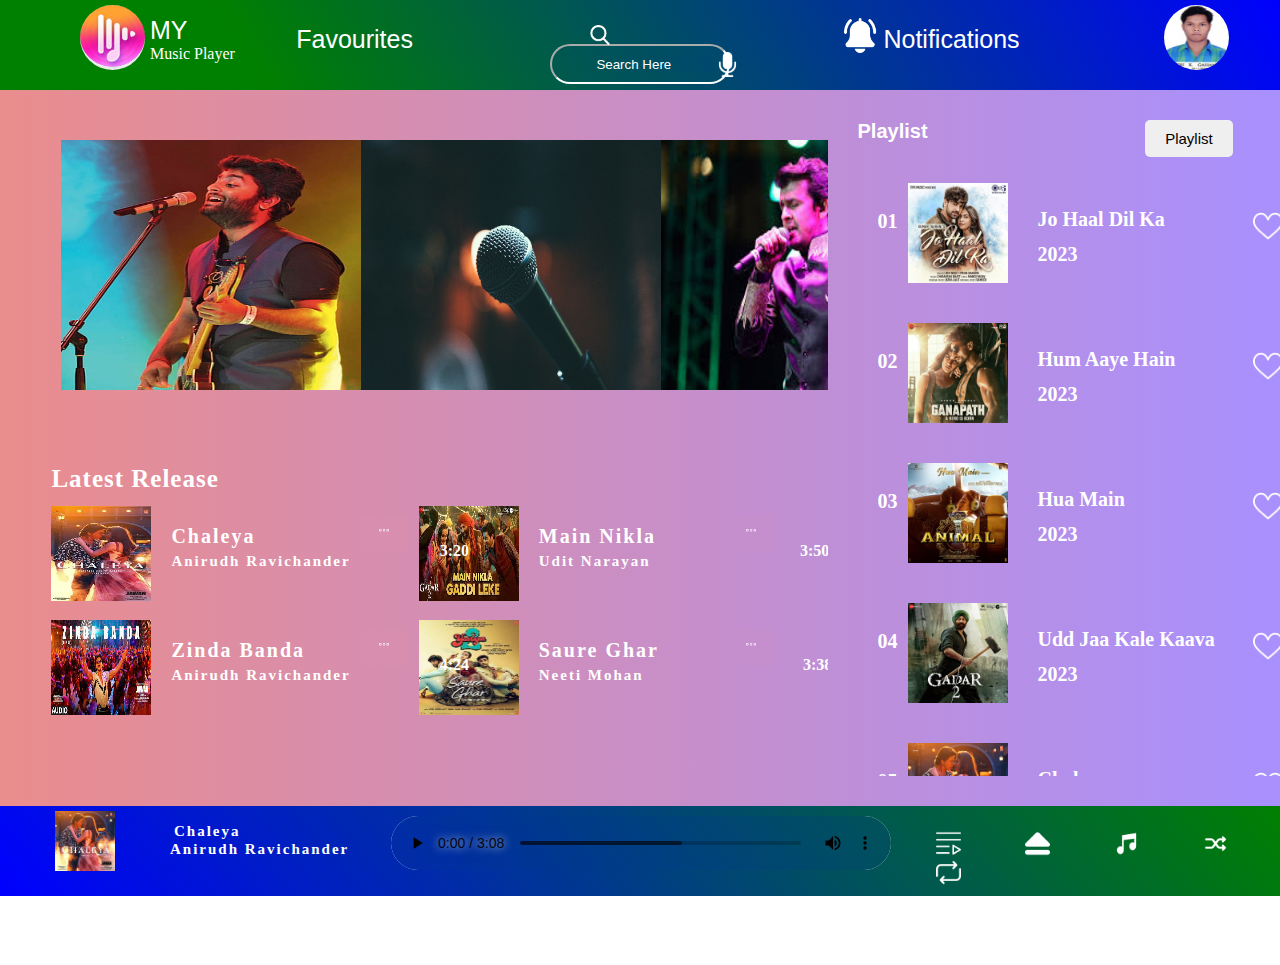
<file: index.html>
<!DOCTYPE html>
<html lang="en">
<head>
    <meta charset="UTF-8">
    <meta name="viewport" content="width=device-width, initial-scale=1.0">
    <meta name="description" content="I have created music player. The project help me lot of knowledge adding or developing my skills.">
    <meta name="keywords" content="HTML, CSS, Flexbox,Grid,Animation, Header, Main Section, Side Section,Footer Section">
    <meta name="author" content="Aroh Gahane">
    <title>Aroh Music Player</title>
    <link rel="shortcut icon" href="./img/logo1.png" type="image/x-icon">

    <link rel="stylesheet" href="./style.css" type="text/css">
</head>
<body>
    <section id="container">

        <!-- Header  Section-->
        <header id="d1">
            <div class="music">
                <img src="./img/music header.jpg" alt="logo">
                <p><span class="my">My</span> <br><span class="my1">Music Player</span></p>
            </div>
            <div class="fav">
                <a href=""><p>Favourites</p></a>
            </div>
            <div class="search">
                <a href="#search">
                    <img src="./img/search.png" alt="search" class="s1">
                    <input type="search" name="search" id="search" placeholder="Search Here">
                    <img src="./img/mic.png" alt="mic" class="s2">
                </a>
            </div>
            <div class="notify">
                <a href="">
                    <img src="./img/bell.png" alt="bell" class="b1">
                    <p>Notifications</p>
                </a>
            </div>
            <div class="profile">
                <a href=""><img src="./img/img184.jpg" alt="my image"></a>
            </div>
        </header>

        <!-- Main Section -->

        <!-- main1 section -->
        <main id="d1">
            <div class="main1" id="m1">
                <div class="singer1">
                    <img src="./img/singer1.jpg" alt="singer1">
                </div>

                <div class="singer1">
                     <img src="./img/singer2.jpeg" alt="singer2">
                </div>

                <div class="singer1">
                <img src="./img/singer3.jpeg" alt="singer3">
                </div>
            </div>


            <!-- main 2 section -->

            <div class="main2" id="m2">
                
                <div class="m21"><p class="heading">Latest Release</p></div>
                <div class="m2part1">
                    <div class="m2img"><img src="./img/jawan-chaleya.jpeg" alt="jawan poster"></div>
                    <p class="song1"><span>Chaleya</span> <br> <span class="singer">Anirudh Ravichander</span> </p>
                    <div class="dropdown dropdown1">
                        <button class="b1"><img src="./img/ellipsis.png" alt=""></button>
                        <div class="dropdown-options">
                            <a href="./index1.html">Open Now</a>
                            <a href="./index.html">Close</a>
                        </div>
                    </div>
                    <p class="time">3:20</p>
                </div>
                
                <div class="m2part1">
                    <div class="m2img"><img src="./img/gadar2-main nikla.jpeg" alt="gadar2 poster"></div>
                    <p class="song1"><span>Main Nikla</span> <br> <span class="singer">Udit Narayan</span> </p>
                    <div class="dropdown dropdown1">
                        <button class="b1 b2"><img src="./img/ellipsis.png" alt=""></button>
                        <div class="dropdown-options">
                            <a href="./index1.html">Open Now</a>
                            <a href="./index.html">Close</a>
                        </div>
                    </div>
                    <p class="time time1">3:50</p>
                </div>
                
                <div class="m2part1">
                    <div class="m2img"><img src="./img/jawan-zinda-banda.jpeg" alt="jawan poster"></div>
                    <p class="song1"><span>Zinda Banda</span> <br> <span class="singer">Anirudh Ravichander</span> </p>
                    <div class="dropdown dropdown1">
                        <button class="b1"><img src="./img/ellipsis.png" alt=""></button>
                        <div class="dropdown-options">
                            <a href="./index1.html">Open Now</a>
                            <a href="./index.html">Close</a>
                        </div>
                    </div>
                    <p class="time ">4:24</p>
                </div>

                <div class="m2part1">
                    <div class="m2img"><img src="./img/yaariyan2-saure-ghar.jpeg" alt="yaariyan2 poster"></div>
                    <p class="song1"><span>Saure Ghar</span> <br> <span class="singer">Neeti Mohan</span> </p>
                    <div class="dropdown dropdown1">
                        <button class="b1 b2"><img src="./img/ellipsis.png" alt=""></button>
                        <div class="dropdown-options">
                            <a href="./index1.html">Open Now</a>
                            <a href="./index.html">Close</a>
                        </div>
                    </div>
                    <p class="time time1">3:38</p>
                </div>
            </div>

            <!-- main3 section -->
            <div class="main3" id="m3">
                <div class="m31"><p class="heading">Popular Artists</p></div>
                <div class="circle"><a href="./index1.html"><img src="./img/dvani bhanushali.jpeg" alt="dvani bhanushali"><p class="art">Dvani Bhanushali</p></a></div>

                <div class="circle"><a href="./index1.html"><img src="./img/badshah.jpeg" alt="badshah"><p class="art">Badshah</p></a></div>
                <div class="circle"><a href="./index1.html"><img src="./img/jubin nautiyal.jpeg" alt="jubin nautiyal"><p class="art">Jubin Nautiyal</p></a></div>
                <div class="circle"><a href="./index1.html"><img src="./img/arijit singh.jpeg" alt="arijit singh"><p class="art">Arijit Singh</p></a></div>
                <div class="circle"><a href="./index1.html"><img src="./img/neeti mohan.jpeg" alt="neeti mohan"><p class="art">Neeti Mohan</p></a></div>
                <div class="circle"><a href="./index1.html"><img src="./img/sonu nigam.jpeg" alt="sonu nigam"><p class="art">Sonu Nigam</p></a></div>
            </div>

            <!-- main4 section -->
            <div class="main4" id="m4">
                <div class="left">
                    <div class="outer"></div>
                    <div class="inner"></div>
                    <div class="inn"></div>
                    <img src="./img/music logo.png" alt="music logo" class="mlogo">
                    <p>Fusions</p>
                </div>
                <div class="right">
                    <div>
                        <img src="./img/vibe.jpeg" alt="vibe">
                        <p class="lhead">Vibe</p>
                    </div>
                    <div>
                        <img src="./img/rock.jpeg" alt="rock">
                        <p class="lhead">Rock</p>
                    </div>
                    <div>
                        <img src="./img/loves.jpeg" alt="love">
                        <p class="lhead">Love</p>
                    </div>
                    <div>
                        <img src="./img/pop.jpeg" alt="pop">
                        <p class="lhead">Pop</p>
                    </div>
                    <div>
                        <img src="./img/retro.jpeg" alt="retro">
                        <p class="lhead">Retro</p>
                    </div>
                    <div>
                        <img src="./img/gym.jpeg" alt="gym">
                        <p class="lhead">Gym</p>
                    </div>
                </div>
            </div>

            <!-- main5 section -->
            <div class="main5" id="m5">
                <div class="singer1">
                    <a href="./index1.html"><img src="./img/party.jpeg" alt="singer1"><p>Party</p></a>
                    
                </div>

                <div class="singer1">
                     <a href="./index1.html"><img src="./img/electronic.jpeg" alt="singer2"><p class="p1">Electronic</p></a>
                </div>

                <div class="singer1">
                <a href="./index1.html"><img src="./img/travel.jpg" alt="singer3"><p>Travel</p></a>
                </div>
            </div>

            <!-- main6 section -->
            <div class="main6" id="m6">
                <div class="m61"><p class="heading">Latest Punjabi</p></div>
                <div><a href="./index1.html"><img src="./img/softly.jpg" alt="Karan Aujla"><p class="art">Softly <br> <span>2023</span></p></a></div>
                <div><a href="./index1.html"><img src="./img/Jatt Vaily.jpg" alt="Diljit Dosanjh"><p class="art">Jatt Vaily <br> <span>2023</span></p></a></div>
                <div><a href="./index1.html"><img src="./img/True-Stories.jpg" alt="AP Dhillon"><p class="art">True Stories <br> <span>2023</span></p></a></div>
                <div><a href="./index1.html"><img src="./img/Check-It-Out.jpg" alt="Parmish Verma"><p class="art">Check It Out <br> <span>2023</span></p></a></div>
                <div><a href="./index1.html"><img src="./img/Lucky-No-7.jpg" alt="Baani Sandu"><p class="art">Lucky No. 7 <br> <span>2023</span></p></a></div>
                <div><a href="./index1.html"><img src="./img/Aa-Chaliye.jpg" alt="B Praak"><p class="art">Aa Chaliye <br> <span>2022</span></p></a></div>
            </div>

            <!-- main7 section -->
            <div class="main7" id="m7">
                <div class="m71"><p class="heading">Latest Hindi</p></div>
                <div><a href="./index1.html"><img src="./img/Gadar-2.jpg" alt="Mithun Arijit Singh"><p class="art">Dil Jhoom <br> <span>2023</span></p></a></div>
                <div><a href="./index1.html"><img src="./img/Chaleya.jpg" alt="Anirudh Ravichander"><p class="art">Chaleya <br> <span>2023</span></p></a></div>
                <div><a href="./index1.html"><img src="./img/Heeriye.jpg" alt="Dulquer Salmaan"><p class="art">Heeriye <br> <span>2023</span></p></a></div>
                <div><a href="./index1.html"><img src="./img/Tu-Aashiqui-Hai-Meri.jpg" alt="Payal Dev"><p class="art">Tu Aashiqui Hai Meri <br> <span>2023</span></p></a></div>
                <div><a href="./index1.html"><img src="./img/Not-Ramaiya-Vastavaiya.jpg" alt="Anirudh Ravichander"><p class="art">Not Ramaiya Vastavaiya <br> <span>2023</span></p></a></div>
                <div><a href="./index1.html"><img src="./img/Jai-Ganesha.jpg" alt="Vishal Mishra"><p class="art">Jai Ganesha <br> <span>2023</span></p></a></div>
            </div>

            <!-- main8 section -->
            <div class="main8" id="m7">
                <div class="m81"><p class="heading">Latest English</p></div>
                <div><a href="./index1.html"><img src="./img/Hands-On-Me.jpg" alt="Jason Derulo"><p class="art">Hands On Me <br> <span>2023</span></p></a></div>
                <div><a href="./index1.html"><img src="./img/Jack-Harlow.jpg" alt="Jack Harlow"><p class="art">Jack Harlow <br> <span>2023</span></p></a></div>
                <div><a href="./index1.html"><img src="./img/Drums.jpg" alt="James Hype"><p class="art">Drums <br> <span>2023</span></p></a></div>
                <div><a href="./index1.html"><img src="./img/I-ll-Be-There.jpg" alt="Robin Schulz"><p class="art">I 'll be there <br> <span>2023</span></p></a></div>
                <div><a href="./index1.html"><img src="./img/Brave-Together.jpg" alt="Ananya Birla"><p class="art">Brave Together <br> <span>2023</span></p></a></div>
                <div><a href="./index1.html"><img src="./img/Only-In-My-Mind.jpg" alt="Kenya Grace"><p class="art">Only In My Mind <br> <span>2023</span></p></a></div>
            </div>

            <!-- main9 section -->
            <div class="main9" id="m9">
                <div class="m91"><p class="heading">Mash-Ups</p></div>
                <div><a href="./index1.html"><img src="./img/Yaariyan-Mashup.jpg" alt="Kiran Kamath"><p class="art">Yaariyan <br> <span>2013</span></p></a></div>
                <div><a href="./index1.html"><img src="./img/Yeh-Jawani-Hai-Deewani.jpg" alt="Benny Dayal"><p class="art">Yeh Jawani Hai Deewani <br> <span>2015</span></p></a></div>
                <div><a href="./index1.html"><img src="./img/Gunday.jpg" alt="Neet Mohan"><p class="art">Gunday <br> <span>2015</span></p></a></div>
                <div><a href="./index1.html"><img src="./img/The-Break-Up-Mashup.jpg" alt="Break Up"><p class="art">The Break Up <br> <span>2014</span></p></a></div>
                <div><a href="./index1.html"><img src="./img/Jabra-Song.jpg" alt="Manoj Tiwari"><p class="art">Jabra Song <br> <span>2015</span></p></a></div>
                <div><a href="./index1.html"><img src="./img/Zero-Hour-Mashup.jpg" alt="Amaal Malik"><p class="art">Zero Hour <br> <span>2015</span></p></a></div>
            </div>
        </main>
        
        <!-- aside section -->
        <aside id="d1">
            <div class="item1">
                <p>Playlist</p>

                <div class="dropdown">
                    <button>Playlist</button>
                    <div class="dropdown-options">
                        <a href="./index1.html">Open Now</a>
                        <a href="./index.html">Close</a>
                    </div>
                </div>
            </div>
            <div class="item2">
                <a href="">
                    <span class="num">01</span>
                    <div>
                        <img src="./img/Jo-Haal-Dil-Ka.jpg" alt="Dev Negi">
                    </div>
                    <span class="text">Jo Haal Dil Ka <br>2023</span>
                    <span class="heart"><img src="./img/love.png" alt=""></span>
                </a>
            </div>
            <div class="item2">
                <a href="">
                    <span class="num">02</span>
                    <div>
                        <img src="./img/Ganapath.jpg" alt="Ganapath Movie">
                    </div>
                    <span class="text">Hum Aaye Hain <br>2023</span>
                    <span class="heart"><img src="./img/love.png" alt=""></span>
                </a>
            </div>
            <div class="item2">
                <a href="">
                    <span class="num">03</span>
                    <div>
                        <img src="./img/Hua-Main-From.jpg" alt="Animal Movie">
                    </div>
                    <span class="text">Hua Main <br>2023</span>
                    <span class="heart"><img src="./img/love.png" alt=""></span>
                </a>
            </div>
            <div class="item2">
                <a href="">
                    <span class="num">04</span>
                    <div>
                        <img src="./img/Gadar-2.jpg" alt="Gadar2 Movie">
                    </div>
                    <span class="text">Udd Jaa Kale Kaava<br>2023</span>
                    <span class="heart"><img src="./img/love.png" alt=""></span>
                </a>
            </div>
            <div class="item2">
                <a href="">
                    <span class="num">05</span>
                    <div>
                        <img src="./img/Chaleya.jpg" alt="Jawan Movie">
                    </div>
                    <span class="text">Chaleya <br>2023</span>
                    <span class="heart"><img src="./img/love.png" alt=""></span>
                </a>
            </div>
            <div class="item2">
                <a href="">
                    <span class="num">06</span>
                    <div>
                        <img src="./img/Heeriye.jpg" alt="Dulquer Salmaan">
                    </div>
                    <span class="text">Heeriye <br>2023</span>
                    <span class="heart"><img src="./img/love.png" alt=""></span>
                </a>
            </div>
            <div class="item2">
                <a href="">
                    <span class="num">07</span>
                    <div>
                        <img src="./img/Bhediya.jpg" alt="Bhediya Movie">
                    </div>
                    <span class="text">Apna Bana Le<br>2023</span>
                    <span class="heart"><img src="./img/love.png" alt=""></span>
                </a>
            </div>
            <div class="item2">
                <a href="">
                    <span class="num">08</span>
                    <div>
                        <img src="./img/Half-Girlfriend.jpg" alt="Half-Girlfriend Movie">
                    </div>
                    <span class="text">Phir Bhi Tumko <br>2017</span>
                    <span class="heart"><img src="./img/love.png" alt=""></span>
                </a>
            </div>
            <div class="item2">
                <a href="">
                    <span class="num">09</span>
                    <div>
                        <img src="./img/Shershaah.jpg" alt="Shershaah Movie">
                    </div>
                    <span class="text">Raataan Lambiyan<br>2021</span>
                    <span class="heart"><img src="./img/love.png" alt=""></span>
                </a>
            </div>
            <div class="item2">
                <a href="">
                    <span class="num">10</span>
                    <div>
                        <img src="./img/Kisi-Ka-Bhai-Kisi-Ki-Jaan.jpg" alt="Kisi-Ka-Bhai-Kisi-Ki-Jaan Movie">
                    </div>
                    <span class="text">Naiyo Lagda<br>2023</span>
                    <span class="heart"><img src="./img/love.png" alt=""></span>
                </a>
            </div>
            <div class="item2">
                <a href="">
                    <span class="num">11</span>
                    <div>
                        <img src="./img/Kesariya.jpg" alt="Brahmastra Movie">
                    </div>
                    <span class="text">Kesariya<br>2022</span>
                    <span class="heart"><img src="./img/love.png" alt=""></span>
                </a>
            </div>
            <div class="item2">
                <a href="">
                    <span class="num">12</span>
                    <div>
                        <img src="./img/Dream-Girl.jpg" alt="Dream-Girl Movie">
                    </div>
                    <span class="text">Ik Mulaqaat<br>2019</span>
                    <span class="heart"><img src="./img/love.png" alt=""></span>
                </a>
            </div>
        </aside>

        <!-- footer section -->
        <footer id="d1">
            <div class="fleft">
                <div class="img2">
                    <img src="./img/Chaleya.jpg" alt="Chaleya Poster">
                    <span class="chaleya">Chaleya</span> <br> <span>Anirudh Ravichander</span>
                </div>
                <div class="img3">
                    <img src="./img/love.png" alt="Love logo">
                    <img src="./img/do-not-disturb.png" alt="do not disturb logo">
                </div>
            </div>
            <div class="fmid">
                <audio controls>
                    <source src="./img/Chaleya(PagalWorld.com.pe).mp3" type="audio/mp3">
                </audio>
            </div>
            <div class="fright">
                <img src="./img/music-playlist.png" alt="playlist">
                <img src="./img/music-eject.png" alt="eject">
                <img src="./img/music-sign.png" alt="sign">
                <img src="./img/music-shuffle.png" alt="shuffle">
                <img src="./img/music-repeat.png" alt="repeat">
            </div>
        </footer>
    </section>
    <div class="bubble-1 bubble-container anim bubble-animation-x">
        <div class=" bubble1 bubble bubble-animation-y"></div>
    </div>

    <div class="bubble-2 bubble-container anim bubble-animation-x">
        <div class="bubble bubble-animation-y"></div>
    </div>
    
    <div class="bubble-3 bubble-container anim bubble-animation-x">
        <div class="bubble2 bubble bubble-animation-y"></div>
    </div>
    
    <div class="bubble-4 bubble-container anim bubble-animation-x">
        <div class="bubble bubble-animation-y"></div>
    </div>
    
    <div class="bubble-5 bubble-container anim bubble-animation-x">
        <div class="bubble3 bubble bubble-animation-y"></div>
    </div>

    <div class="bubble-6 bubble-container anim bubble-animation-x">
        <div class="bubble bubble-animation-y"></div>
    </div>

    <div class="bubble-7 bubble-container anim bubble-animation-x">
        <div class=" bubble bubble-animation-y"></div>
    </div>
</body>
</html>
</file>
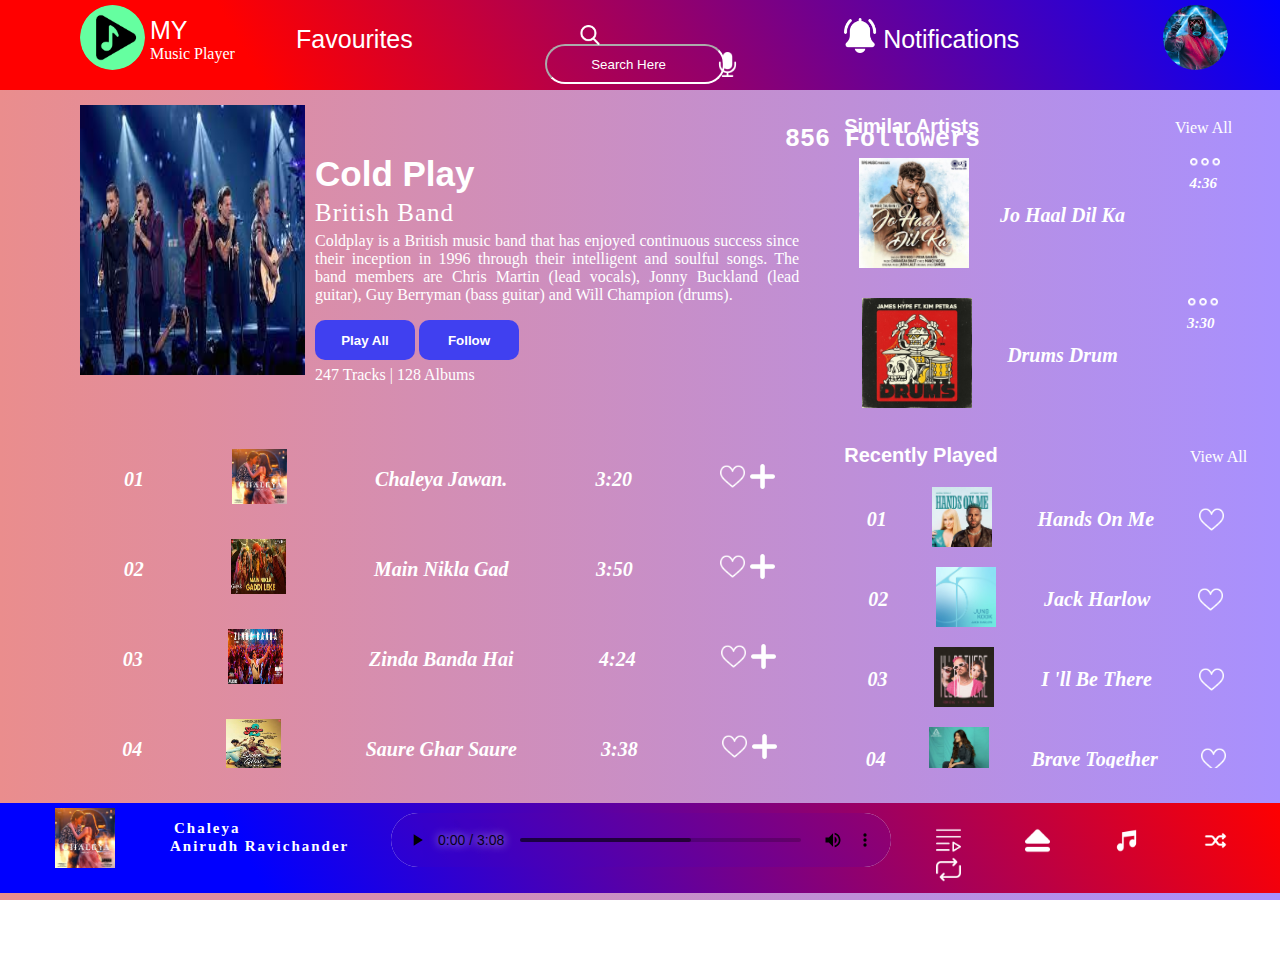
<file: index1.html>
<!DOCTYPE html>
<html lang="en">
<head>
    <meta charset="UTF-8">
    <meta name="viewport" content="width=device-width, initial-scale=1.0">
    <title>My Playlist</title>
    
    <link rel="shortcut icon" href="./img/logo2.png" type="image/x-icon">
    <link rel="stylesheet" href="./style1.css" type="text/css">

</head>
<body>
    <section id="container">

        <!-- header section -->
        <div class="header" id="d1">
            <div class="music">
                <img src="./img/music header2.png" alt="logo">
                <p><span class="my">My</span> <br><span class="my1">Music Player</span></p>
            </div>
            <div class="fav">
                <a href=""><p>Favourites</p></a>
            </div>
            <div class="search">
                <a href="#search">
                    <img src="./img/search.png" alt="search" class="s1">
                    <input type="search" name="search" id="search" placeholder="Search Here">
                    <img src="./img/mic.png" alt="mic" class="s2">
                </a>
            </div>
            <div class="notify">
                <a href="">
                    <img src="./img/bell.png" alt="bell" class="b1">
                    <p>Notifications</p>
                </a>
            </div>
            <div class="profile">
                <a href="./index.html"><img src="./img/profile.jpeg" alt="my image"></a>
            </div>
        </div>

        <!-- main1 section -->
        <div class="main1" id="d1">
            <div class="main1-inner1">
                <img src="./img/band-i.jpeg" alt="song-band images">
            </div>
            <div class="para">
                <p class="follow">856 Followers</p>
                <p class="bname">Cold Play</p>
                <p class="bname1">British Band</p>
                <p class="para1">Coldplay is a British music band that has enjoyed continuous success since their inception in 1996 through their intelligent and soulful songs. The band members are Chris Martin (lead vocals), Jonny Buckland (lead guitar), Guy Berryman (bass guitar) and Will Champion (drums).</p>
                <input type="button" value="Play All">
                <input type="button" value="Follow">
                <p class="tracks">247 Tracks | 128 Albums</p>
            </div>
        </div>
        
        <!-- side1 section -->
        <div class="side1" id="d1">
            <div class="item1">
                <p class="similar">Similar Artists</p>
                <p class="view">View All</p>
            </div>
            <div class="item2">
                    <div>
                        <img src="./img/Jo-Haal-Dil-Ka.jpg" alt="Dev Negi">
                    </div>
                    <span class="text">Jo Haal Dil Ka</span>
                    <div>
                        <span class="heart"><img src="./img/ellipsis.png" alt=""></span>
                        <span class="time">4:36</span>
                    </div>
            </div>
            <div class="item2">
                <div>
                    <img src="./img/Drums.jpg" alt="Drums">
                </div>
                <span class="text">Drums Drum</span>
                <div>
                    <span class="heart"><img src="./img/ellipsis.png" alt=""></span>
                    <span class="time">3:30</span>
                </div>
            </div>
            <div class="item2">
                <div>
                    <img src="./img/gadar2-main nikla.jpeg" alt="Dev Negi">
                </div>
                <span class="text">Main Nikla</span>
                <div>
                    <span class="heart"><img src="./img/ellipsis.png" alt=""></span>
                    <span class="time">3:50</span>
                </div>
            </div>
        </div>
        
        <!-- main2 section -->
        <div class="main2" id="d1">
            <div class="item3">
                <span>01</span>
                <div class="img4">
                    <img src="./img/Chaleya.jpg" alt="">
                </div>
                <p class="song1">Chaleya Jawan.</p>
                <p class="time3">3:20</p>
                <div>
                    <img src="./img/love.png" alt="" class="love">
                    <img src="./img/plus-sign.png" alt="" class="plus">
                </div>
            </div>
            <div class="item3">
                <span>02</span>
                <div class="img4">
                    <img src="./img/gadar2-main nikla.jpeg" alt="">
                </div>
                <p class="song1">Main Nikla Gad</p>
                <p class="time3">3:50</p>
                <div>
                    <img src="./img/love.png" alt="" class="love">
                    <img src="./img/plus-sign.png" alt="" class="plus">
                </div>
            </div>
            <div class="item3">
                <span>03</span>
                <div class="img4">
                    <img src="./img/jawan-zinda-banda.jpeg" alt="">
                </div>
                <p class="song1">Zinda Banda Hai</p>
                <p class="time3">4:24</p>
                <div>
                    <img src="./img/love.png" alt="" class="love">
                    <img src="./img/plus-sign.png" alt="" class="plus">
                </div>
            </div>

            <div class="item3">
                <span>04</span>
                <div class="img4">
                    <img src="./img/yaariyan2-saure-ghar.jpeg" alt="">
                </div>
                <p class="song1">Saure Ghar Saure</p>
                <p class="time3">3:38</p>
                <div>
                    <img src="./img/love.png" alt="" class="love">
                    <img src="./img/plus-sign.png" alt="" class="plus">
                </div>
            </div>

            <div class="item3">
                <span>05</span>
                <div class="img4">
                    <img src="./img/Hua-Main-From.jpg" alt="">
                </div>
                <p class="song1">Hua Main Animal</p>
                <p class="time3">4:37</p>
                <div>
                    <img src="./img/love.png" alt="" class="love">
                    <img src="./img/plus-sign.png" alt="" class="plus">
                </div>
            </div>
            <div class="item3">
                <span>06</span>
                <div class="img4">
                    <img src="./img/Gadar-2.jpg" alt="">
                </div>
                <p class="song1">Dil Jhoom Jhoom</p>
                <p class="time3">5:04</p>
                <div>
                    <img src="./img/love.png" alt="" class="love">
                    <img src="./img/plus-sign.png" alt="" class="plus">
                </div>
            </div>
            <div class="item3">
                <span>07</span>
                <div class="img4">
                    <img src="./img/Heeriye.jpg" alt="">
                </div>
                <p class="song1">Heeriye Arijit Sin</p>
                <p class="time3">3:14</p>
                <div>
                    <img src="./img/love.png" alt="" class="love">
                    <img src="./img/plus-sign.png" alt="" class="plus">
                </div>
            </div>

            <div class="item3">
                <span>08</span>
                <div class="img4">
                    <img src="./img/Gadar-2.jpg" alt="">
                </div>
                <p class="song1">Chal Tere Ishq M</p>
                <p class="time3">6:11</p>
                <div>
                    <img src="./img/love.png" alt="" class="love">
                    <img src="./img/plus-sign.png" alt="" class="plus">
                </div>
            </div>

            <div class="item3">
                <span>09</span>
                <div class="img4">
                    <img src="./img/Ganapath.jpg" alt="">
                </div>
                <p class="song1">Hum Aaye Hain .</p>
                <p class="time3">3:30</p>
                <div>
                    <img src="./img/love.png" alt="" class="love">
                    <img src="./img/plus-sign.png" alt="" class="plus">
                </div>
            </div>
            <div class="item3">
                <span>10</span>
                <div class="img4">
                    <img src="./img/Not-Ramaiya-Vastavaiya.jpg" alt="">
                </div>
                <p class="song1">Not Ramaiya Vast</p>
                <p class="time3">3:22</p>
                <div>
                    <img src="./img/love.png" alt="" class="love">
                    <img src="./img/plus-sign.png" alt="" class="plus">
                </div>
            </div>
            <div class="item3">
                <span>11</span>
                <div class="img4">
                    <img src="./img/Ganapath.jpg" alt="">
                </div>
                <p class="song1">Jai Ganesha........</p>
                <p class="time3">3:36</p>
                <div>
                    <img src="./img/love.png" alt="" class="love">
                    <img src="./img/plus-sign.png" alt="" class="plus">
                </div>
            </div>

            <div class="item3">
                <span>12</span>
                <div class="img4">
                    <img src="./img/Gadar-2.jpg" alt="">
                </div>
                <p class="song1">Udd Jaa Kale Kava</p>
                <p class="time3">4:48</p>
                <div>
                    <img src="./img/love.png" alt="" class="love">
                    <img src="./img/plus-sign.png" alt="" class="plus">
                </div>
            </div>

        </div>
        
        <!-- side2 section -->
        <div class="side2" id="d1">
            <div class="item1">
                <p class="similar">Recently Played</p>
                <p class="view">View All</p>
            </div>
            <div class="item4">
                <span>01</span>
                <div class="img5">
                    <img src="./img/Hands-On-Me.jpg" alt="">
                </div>
                <p>Hands On Me</p>
                <img src="./img/love.png" alt="">
            </div>
            <div class="item4">
                <span>02</span>
                <div class="img5">
                    <img src="./img/Jack-Harlow.jpg" alt="">
                </div>
                <p>Jack Harlow</p>
                <img src="./img/love.png" alt="">
            </div>
            <div class="item4">
                <span>03</span>
                <div class="img5">
                    <img src="./img/I-ll-Be-There.jpg" alt="">
                </div>
                <p>I 'll Be There</p>
                <img src="./img/love.png" alt="">
            </div>
            <div class="item4">
                <span>04</span>
                <div class="img5">
                    <img src="./img/Brave-Together.jpg" alt="">
                </div>
                <p>Brave Together</p>
                <img src="./img/love.png" alt="">
            </div>
            <div class="item4">
                <span>05</span>
                <div class="img5">
                    <img src="./img/Hands-On-Me.jpg" alt="">
                </div>
                <p>Hands On Me</p>
                <img src="./img/love.png" alt="">
            </div>
            <div class="item4">
                <span>06</span>
                <div class="img5">
                    <img src="./img/Jack-Harlow.jpg" alt="">
                </div>
                <p>Jack Harlow</p>
                <img src="./img/love.png" alt="">
            </div>
            <div class="item4">
                <span>07</span>
                <div class="img5">
                    <img src="./img/I-ll-Be-There.jpg" alt="">
                </div>
                <p>I 'll Be There</p>
                <img src="./img/love.png" alt="">
            </div>
            <div class="item4">
                <span>08</span>
                <div class="img5">
                    <img src="./img/Brave-Together.jpg" alt="">
                </div>
                <p>Brave Together</p>
                <img src="./img/love.png" alt="">
            </div>
            <div class="item4">
                <span>09</span>
                <div class="img5">
                    <img src="./img/Hands-On-Me.jpg" alt="">
                </div>
                <p>Hands On Me</p>
                <img src="./img/love.png" alt="">
            </div>
        </div>

        <!-- footer section -->
        <div class="footer" id="d1">
            <div class="fleft">
                <div class="img2">
                    <img src="./img/Chaleya.jpg" alt="Chaleya Poster">
                    <span class="chaleya">Chaleya</span> <br> <span>Anirudh Ravichander</span>
                </div>
                <div class="img3">
                    <img src="./img/love.png" alt="Love logo">
                    <img src="./img/do-not-disturb.png" alt="do not disturb logo">
                </div>
            </div>
            <div class="fmid">
                <audio controls>
                    <source src="./img/Chaleya(PagalWorld.com.pe).mp3" type="audio/mp3">
                </audio>
            </div>
            <div class="fright">
                <img src="./img/music-playlist.png" alt="playlist">
                <img src="./img/music-eject.png" alt="eject">
                <img src="./img/music-sign.png" alt="sign">
                <img src="./img/music-shuffle.png" alt="shuffle">
                <img src="./img/music-repeat.png" alt="repeat">
            </div>
        </div>
    </section>
    <div class="bubble-1 bubble-container anim bubble-animation-x">
        <div class=" bubble1 bubble bubble-animation-y"></div>
    </div>

    <div class="bubble-2 bubble-container anim bubble-animation-x">
        <div class="bubble bubble-animation-y"></div>
    </div>
    
    <div class="bubble-3 bubble-container anim bubble-animation-x">
        <div class="bubble2 bubble bubble-animation-y"></div>
    </div>
    
    <div class="bubble-4 bubble-container anim bubble-animation-x">
        <div class="bubble bubble-animation-y"></div>
    </div>
    
    <div class="bubble-5 bubble-container anim bubble-animation-x">
        <div class="bubble3 bubble bubble-animation-y"></div>
    </div>

    <div class="bubble-6 bubble-container anim bubble-animation-x">
        <div class="bubble bubble-animation-y"></div>
    </div>

    <div class="bubble-7 bubble-container anim bubble-animation-x">
        <div class=" bubble bubble-animation-y"></div>
</body>
</html>
</file>
<file: style.css>
body{
    margin: 0;
    padding: 0;   
}

body::-webkit-scrollbar{
    display: none;
}

#container{
    box-sizing: border-box;
    background: linear-gradient(90deg,#EA8D8D, #A890FE);
    width: 100vw;
    height: auto;
    display: grid;
    grid-template-columns: 64.65% 34%;
    grid-template-rows: 10vh 74vh 10vh;
    gap: 20px;
}

#d1{
    /* background-color: red; */
}

/* Header Section */
header{
    grid-column: 1/-1;
    /* height: 10vh; */
    display: flex;
    flex-wrap: wrap;
    flex-direction: row;
    /* margin: 10px; */
    justify-content: space-evenly;
    background:linear-gradient(60deg,green 20% , blue);
}

header div{
    /* background-color: aquamarine; */
    width: 15vw;
    height: 10vh;
    margin: 0px 10px;
    /* box-sizing: border-box; */
}

header .music img{
    background-size: cover;
    width: 65px;
    height: 65px;
    border-radius: 50%;
    position: absolute;
    left: 80px;
    top: 5px;
}

.music img{
    animation-name: music-image;
    animation-duration: 5s;
    animation-timing-function: ease;
    animation-iteration-count: infinite;
    animation-direction: normal;
}

@keyframes music-image{
    50%{
        transform: scale(1.15);
    }
}

.music p{
    display: inline-block;
    color: white;
    position: absolute;
    left: 150px;

}

.music .my{
    font-size: 25px;
    text-transform: uppercase;
    font-weight: 500;    
    font-family: 'Franklin Gothic Medium', 'Arial Narrow', Arial, sans-serif;
    
}


.fav p{
    display: inline-block;
    font-size: 25px;
    font-weight: 500;
    font-family: 'Franklin Gothic Medium', 'Arial Narrow', Arial, sans-serif;

    animation-name: favourites;
    animation-duration: 3s;
    animation-timing-function: ease-in-out;
    animation-iteration-count: infinite;
    animation-direction: alternate;
}

@keyframes favourites{
    50%{
        transform: translate(100px, 100px);
        transform: rotateY(180deg);
    }
    75%{
        transform: scaleX(1.25);
    }
}

.fav a{
    color: white;
}

.search input{
    width: 180px;
    height: 40px;
    position: relative;
    top: 20px;
    left: 5px;
    border-radius: 20px;
    /* background-color: blueviolet; */
    /* border-style: none; */
    border-color: white;
    /* border-bottom: none; */
    text-align: center;
    background: linear-gradient(50deg,#005A4B,#004870);

}

.search input::placeholder{
    text-align: center;
    background: linear-gradient(50deg,#005A4B,#004870);

    color: white;
}

.search .s1{
    width: 20px;
    position: relative;
    top: 25px;
    left: 45px;
    z-index: 4;
    
}

.search .s2{
    width: 25px;
    position: relative;
    top: -12px;
    left: 170px;
    
}

.notify img{
    width: 35px;
    position: relative;
    left: 50px;
    top: 5px;

    animation-name: bell;
    animation-duration: 0.35s;
    animation-timing-function: ease-in-out;
    animation-iteration-count: infinite;
    animation-direction: alternate-reverse;
}

@keyframes bell {
    50%{
        transform: rotate(25deg);
    }
    100%{
        transform: rotate(-25deg);
    }
    
}

.notify p{
    display: inline-block;
    position: relative;
    left: 50px;
    /* top: 10px; */
    font-size: 25px;
    font-weight: 500;
    font-family: 'Franklin Gothic Medium', 'Arial Narrow', Arial, sans-serif;
    /* color: white; */
}

.notify a{
    text-decoration: none;
    color: white;
    /* left: 50px; */
}

.profile img{
    width: 65px;
    height: 65px;
    border-radius: 50%;
    position: relative;
    top: 5px;
    left: 120px;
}

/* Main Section */
main{
    overflow: auto;
    display: grid;
    grid-template-columns: 90%;
    grid-template-rows: repeat(9,300px);
    gap: 10px;
    justify-content: center;
    box-sizing: border-box;
    padding-top: 10px;
}

main::-webkit-scrollbar{
    width: 0!important;
}

main div{
    /* background-color: orange; */
}

/* main1 section */
.main1{
    /* height: 100px; */
    display: flex;

}

#m1{
    box-sizing: border-box;
    padding-left: 20px;
    padding-top: 20px;
}

#m1 .singer1 img{
    width: 300px;
    height: 250px;
}

#m1 .singer1 img:hover{
    animation-name: image;
    animation-duration: 2s;
    animation-timing-function: ease-in-out;
    animation-iteration-count: 1;
    animation-direction: normal;
}

@keyframes image{
    50%{
        transform: scale(1.15);
        border-radius: 10px;
        /* box-shadow: 3px 5px grey; */
    }
    75%{
        transform: scale(1.15);
    }
}

main .heading{
    display: inline-block;
    /* margin-left: 10px; */
    font-size: 25px;
    font-weight: bolder;
    color: white;
    /* position: relative;
    top: -20px;
    left: 5px; */
    letter-spacing: 1px;
}

/* main2 section */
.main2{
    box-sizing: border-box;
    padding: 10px;
    display: grid;
    grid-template-columns: repeat(2, 1fr);
    grid-template-rows: 20% 37% 37%;
    gap: 10px;
}

.main2 div{
    /* background-color: green; */
    box-sizing: border-box;
}

.main2 .m21{
    grid-column: 1/-1;
}

.m2part1{

}


.m2part1 img{
    /* margin: 3px 3px; */
    width: 100px;
    height: 95px;
    background-size: cover;
}

.m2part1 .song1{
    display: inline-block;
    position: relative;
    top: -100px;
    left: 120px;
    font-size: 20px;
    font-weight: bolder;
    color: white;
    letter-spacing: 2px;
}

.m2part1 .singer{
    font-size: 15px;
}


.m2part1 .dropdown1{
    position: relative;
    top: -90px;
}

.dropdown1 .b1{
    background-color: #D78EAF;
    padding: none;
    border: none;
    
}

.dropdown .b1 img{
    width: 10px;
    height: 10px;
}

.dropdown .b1:hover{
    background-color: #D78EAF;
}

.dropdown .b2{
    background-color: #C58FCE;
}

.dropdown .b2:hover{
    background-color: #C58FCE;
}

.m2part1 .time{
    display: inline-block;
    position: relative;
    top: -110px;
    left: 205px;
    color: white;
    font-weight: bolder;
}

.m2part1 .time1{
    left: 260px;
}


.m2part1:hover{
    border: 2px solid white;
}

/* main3 section */
.main3{
    box-sizing: border-box;
    padding: 10px;
    display: grid;
    grid-template-columns: repeat(6, auto) ;
    grid-template-rows: 20% 65%;
    gap: 10px;
}

.main3 div{
    /* background-color: skyblue; */
    /* box-sizing: border-box; */
    /* border-radius: 50%; */
}

.main3 .m31{
    grid-column: 1/-1;
}

.main3 .circle{
    border-radius: 50%;
    background-size: cover;

}

.main3 .circle img{
    border-radius: 50%;
    height: 140px;
    width: 130px;
}

.main3 .circle img:hover{
    opacity: 0.5;
}

.main3 a{
    text-decoration: none;
    text-align: center;
    font-size: 20px;
    font-weight: bold;
    font-family:'Courier New', Courier, monospace;
    color: white;
}
.art{
    position: relative;
    top: -15px;
}

/* main4 section */

.main4{
    box-sizing: border-box;
    /* display: grid;
    grid-template-columns: repeat(6, 1fr);
    grid-template-rows: repeat(2, 1fr);
    gap: 10px; */
    display: flex;
    flex-wrap: wrap;
    flex-direction: column;
    justify-content: space-evenly;
    
}

.main4 div{
    box-sizing: border-box;
    /* background-color: chartreuse; */
    /* border-radius: 50%; */
    /* margin-top: 50px; */
    height: 100%;
    margin: 10px; 
}

.main4 .left{
    width: 30%;
}


.left .outer{
    background-color: darkmagenta;
    width: 180px;
    height: 250px;
    /* position: absolute; */
    /* position: absolute; */
    z-index: 6;
    position: relative;
    left: 26px;
    top: 14px;
    

}

.left .inner{
    background-color: rgb(195, 9, 195);
    width: 200px;
    height: 230px;
    /* position: absolute; */
    z-index: 5;
    position: relative;
    top: -236px;
    left: 17px;
    
}

.left .inn{
    background-color: violet;
    width: 235px;
    height: 200px;
    /* position: absolute; */
    /* top: -100px; */
    position: relative;
    top: -460px;
    /* left: 5px; */
}

.left img{
    /* width: 15%;
    height: 15%;
    position: absolute;
    z-index: 7;
    top: -100px;
    left: 50px; */
    position: relative;
    z-index: 7;
    top: -650px;
    left: 85px;
    /* text-align: center; */
    width: 30%;
    height: 30%;
    border-radius: 50%;
    background-size: cover;
}

.left p{
    position: relative;
    z-index: 7;
    top: -670px;
    left: 60px;
    font-size: 30px;
    font-weight: bolder;
    letter-spacing: 2px;
    color: white;
    font-family: 'Courier New', Courier, monospace;
}

.main4 .right{
    width: 65%;
    display: flex;
    flex-direction: row;
    flex-wrap: wrap;
    justify-content: space-evenly;
    align-items: center;
}

.right div{
    width: 130px;
    height: 130px;
    background-color: burlywood;
    margin: 5px;
    border-radius: 50%;
}

.right div img{
    width: 130px;
    height: 130px;
    border-radius: 50%;
}

.right div img:hover{
    opacity: 0.5;
}


.right .lhead{
    position: relative;
    top: -100px;
    font-size: 25px;
    font-weight: bold;
    color: white;
    text-align: center;
    letter-spacing: 2px;
}

/* main5 section */
.main5{
    /* height: 100px; */
    display: flex;

}

#m5{
    box-sizing: border-box;
    padding-left: 5px;
    padding-top: 20px;
}

#m5 .singer1 img{
    width: 280px;
    height: 250px;
    margin: 5px;
    background-size: cover;
}

#m5 p{
    position: relative;
    top: -180px;
    left: 90px;
    color: white;
    font-size: 30px;
    font-family: 'Courier New', Courier, monospace;
    font-weight: bold;
    letter-spacing: 2px;
}

#m5 a{
    text-decoration: none;
}

#m5 .p1{
    left: 50px;
}

/* #m5 .singer1 img:hover{
    width: 350px;
    height: 300px;
} */

/* main6 section */

.main6{
    box-sizing: border-box;
    padding: 10px;
    display: grid;
    grid-template-columns: repeat(6, auto) ;
    grid-template-rows: 20% 65%;
    gap: 10px;
    row-gap: 20px;
}

.main6 div{
    /* background-color: cadetblue; */
}


.main6 .m61{
    grid-column: 1/-1;
}

.main6 img{
    width: 100%;
    height: 150px;
    background-size: cover;
}

.main6 img:hover{
    /* box-shadow: 10px 5px lightgray; */
    opacity: 0.5;
}

.main6 a{
    text-decoration: none;
    text-align: center;
    font-size: 20px;
    font-weight: bold;
    font-family: 'Franklin Gothic Medium', 'Arial Narrow', Arial, sans-serif;
    color: white;
}

.main6 .art span{
    font-size: 15px;
}

/* main7 section */
.main7{
    box-sizing: border-box;
    padding: 10px;
    display: grid;
    grid-template-columns: repeat(6, auto) ;
    grid-template-rows: 20% 65%;
    gap: 10px;
    row-gap: 20px;
}

.main7 div{
    /* background-color: cadetblue; */
}

.main7 .m71{
    grid-column: 1/-1;
}

.main7 img{
    width: 100%;
    height: 150px;
    background-size: cover;
}

.main7 img:hover{
    /* box-shadow: 10px 5px lightgray; */
    opacity: 0.5;
}

.main7 a{
    text-decoration: none;
    text-align: center;
    font-size: 20px;
    font-weight: bold;
    font-family: 'Franklin Gothic Medium', 'Arial Narrow', Arial, sans-serif;
    color: white;
}

.main7 .art span{
    font-size: 15px;
}


/* main8 section */
.main8{
    box-sizing: border-box;
    padding: 10px;
    display: grid;
    grid-template-columns: repeat(6, auto);
    grid-template-rows: 20% 65%;
    gap: 10px;
    row-gap: 20px;
}

.main8 div{
    /* background-color: cyan; */
}

.main8 .m81{
    grid-column: 1/-1;
}

.main8 img{
    width: 100%;
    height: 150px;
    background-size: cover;
}

.main8 img:hover{
    /* box-shadow: 10px 5px lightgray; */
    opacity: 0.5;
}

.main8 a{
    text-decoration: none;
    text-align: center;
    font-size: 20px;
    font-weight: bold;
    font-family: 'Franklin Gothic Medium', 'Arial Narrow', Arial, sans-serif;
    color: white;
}

.main8 .art span{
    font-size: 15px;
}

/* main9 section */

.main9{
    box-sizing: border-box;
    padding: 10px;
    display: grid;
    grid-template-columns: repeat(6, auto);
    grid-template-rows: 20% 65%;
    gap: 10px;
    row-gap: 20px;
}

.main9 div{
    /* background-color: rgb(220, 200, 22); */
}

.main9 .m91{
    grid-column: 1/-1;
}

.main9 img{
    width: 100%;
    height: 150px;
    background-size: cover;
}

.main9 img:hover{
    /* box-shadow: 10px 5px lightgray; */
    opacity: 0.5;
}

.main9 a{
    text-decoration: none;
    text-align: center;
    font-size: 20px;
    font-weight: bold;
    font-family: 'Franklin Gothic Medium', 'Arial Narrow', Arial, sans-serif;
    color: white;
}

.main9 .art span{
    font-size: 15px;
}

/* aside section */
aside{
    overflow: auto;
    box-sizing: border-box;
    padding: 10px;
    padding-right: 50px;
    display: grid;
    grid-template-columns: 100%;
    grid-template-rows: repeat(13, 130px);
    gap: 10px;
    row-gap: 10px;
    column-gap: 10px;

}

aside::-webkit-scrollbar{
    width: 0!important;
}

aside div{
    /* background-color: aqua; */
}

.item1{
    /* width: 50px; */
    height: 30px;
}

.item1 p{
    display: inline-block;
    font-size: 20px;
    position: relative;
    top: -20px;
    font-weight: bold;
    color: white;
    font-family: 'Franklin Gothic Medium', 'Arial Narrow', Arial, sans-serif;
}

.dropdown{
    display: inline-block;
    position: relative;
    float: right;
}

.dropdown button{
    border: none;
    border-radius: 5px;
    padding: 10px 20px;
    font-size: 15px;
    cursor: pointer;
    z-index: 7;
}

.dropdown button:hover{
    background-color: white;
    color: red;

}

.dropdown-options{
    display: none;
    position: absolute;
    top: 40px;
    right: 10px;
    overflow: auto;
    background-color: white;
    border-radius: 5px;
    /* box-shadow: 0px 10px rgba(0,0,0,0.4); */
    z-index: 7;
}

.dropdown:hover .dropdown-options{
    display: block;

}

.dropdown-options a{
    display: block;
    color: black;
    padding: 5px;
    text-decoration: none;
    padding: 20px 40px;
    border-bottom: 3px solid #B090F2;

}

.dropdown-options a:hover{
    color: red;
    background-color: white;
    border-radius: 5px;
}


.item2{
    font-size: 20px;
    font-weight: bold;
    /* color: white; */
    position: relative;
    top: -100px;
}

.item2:hover{
    border: 2px solid white;
}
.item2 a{
    text-decoration: none;
    color: white;
}

.item2 .num{
    position: relative;
    top: 50px;
    left: 20px;
}

.item2 img{
    width: 100px;
    height: 100px;
    position: relative;
    left: 50px;
}

.item2 .text{
    position: relative;
    top: -80px;
    left: 180px;
}

.item2 .heart img{
    width: 30px;
    height: 30px;
    position: relative;
    top: -100px;
    left: 350px;
}

/* Footer Section */
footer{
    grid-column: 1/-1;
    display: grid;
    grid-template-columns: repeat(3, 1fr);
    grid-template-rows: 100px;
    column-gap: 5px;
    justify-content: space-around;
    /* align-items: center; */
    /* align-content: center; */
    background: linear-gradient(50deg,blue,green);
    position: relative;
    top: 10px;

    /* opacity: 0.9; */
}

footer div{
    /* background-color: aquamarine; */
}

.fleft .img2 img{
    width: 60px;
    height: 60px;
    background-size: cover;
    margin: 5px;
    position: relative;
    left: 50px;
}

.fleft span{
    position: relative;
    top: -40px;
    left: 170px;
    color: white;
    font-size: 15px;
    font-weight: bold;
    letter-spacing: 2px;
}

.fleft .chaleya{
    position: relative;
    left: 100px;
}


.fleft .img3 img{
    width: 30px;
    height: 30px;
    position: relative;
    top: -70px;
    left: 400px;
}

.fmid audio{
    width: 500px;
    margin: 10px;
    /* background-color: red; */
}

.fmid audio::-webkit-media-controls-play-button{
    /* color: white; */
}


.fmid audio::-webkit-media-controls-panel{
    background:linear-gradient(50deg, #002AAB, #005358);
}

.fright img{
    width: 25px;
    height: 25px;
    position: relative;
    top: 25px;
    margin: 0px 30px;
}

/* bubbles */

.bubble-1{
    /* position: relative; */
    left: 100px;
    animation-delay: 1.3s;
}

.bubble-1 .bubble-animation-y{
    animation-delay: 0.7s;
}

.bubble-2{
    /* position: relative; */
    left: 300px;
    animation-delay: 2s;
}

.bubble-2 .bubble-animation-y{
    animation-delay: 2.1s;
}

.bubble-3{
    /* position: relative; */
    left: 500px;
    animation-delay: 4.7s;
}

.bubble-3 .bubble-animation-y{
    animation-delay: 3.8s;
}

.bubble-4{
    /* position: relative; */
    left: 700px;
    animation-delay: 0s;
}

.bubble-4 .bubble-animation-y{
    animation-delay: 6s;
}

.bubble-5{
    /* position: relative; */
    left: 900px;
    animation-delay: 1.5s;
}

.bubble-5 .bubble-animation-y{
    animation-delay: 7s;
}

.bubble-container{
    /* background-color: red; */
    position: absolute;
    width: 25px;
    height: 25px;
    bottom: 10px;
}

.bubble{
    background-color: whitesmoke;
    opacity: 0;
    border-radius: 100%;
    width: 50px;
    height: 50px;
    box-shadow: 0 20px 30px rgba(0,0,0,0.2), inset(0px 10px 30px 5px) rgba(255, 255, 255, 1);
}

.bubble1{
    width: 70px;
    height: 70px;
}

.bubble2{
    width: 30px;
    height: 30px;
}

.bubble3{
    width: 100px;
    height: 100px;
}
.bubble-animation-x{
    animation-duration: 2s;
    animation-iteration-count: infinite;
    animation-name: bubbleXAnimFrames;
    animation-timing-function: ease;
    animation-direction: alternate;
}

.bubble-animation-y{
    animation-duration: 6s;
    animation-iteration-count: infinite;
    animation-name: bubbleYAnimFrames;
    animation-timing-function: linear;
}

@keyframes bubbleXAnimFrames {
    0%{
        transform: translateX(0);
    }
    100%{
        transform: translateX(50px);
    }
}

@keyframes bubbleYAnimFrames{
    0%{
        transform: translateY(0);
        opacity: 0;
    }
    10%{
        transform: translateY(0);
        opacity: 0.5;
    }
    95%{
        transform: translateY(-280px);
        opacity: 0.5;
    }
    100%{
        transform: translateY(-300px);
        opacity: 0;
    }
}
</file>
<file: style1.css>
body{
    margin: 0px;
    padding: 0px;
}

body::-webkit-scrollbar{
    display: none;
}

#container{
    box-sizing: border-box;
    /* background-color: blue; */
    background: linear-gradient(90deg,#EA8D8D, #A890FE);
    width: 100vw;
    height: 100vh;
    display: grid;
    grid-template-columns: 64% 35%;
    grid-template-rows: 10vh 36vh 36vh 10vh;
    gap: 15px;
}

#d1{
    /* background-color: yellowgreen; */
}

/* header section */
.header{
    grid-column: 1/-1;
    display: flex;
    flex-wrap: wrap;
    flex-direction: row;
    justify-content: space-evenly;
    background: linear-gradient(60deg, red 20%, blue);
}

.header div{
    width: 15vw;
    height: 10vh;
    margin: 0px 10px;
    /* background-color: orange; */
}

.header .music img{
    background-size: cover;
    width: 65px;
    height: 65px;
    border-radius: 50%;
    position: absolute;
    left: 80px;
    top: 5px;
}

.music img{
    animation-name: music-image;
    animation-duration: 5s;
    animation-timing-function: ease;
    animation-iteration-count: infinite;
    animation-direction: normal;
}

@keyframes music-image{
    50%{
        transform: scale(1.15);
    }
}

.music p{
    display: inline-block;
    color: white;
    position: absolute;
    left: 150px;
}

.music .my{
    font-size: 25px;
    text-transform: uppercase;
    font-weight: 500;
    font-family: 'Franklin Gothic Medium', 'Arial Narrow', Arial, sans-serif;
}

.fav p{
    display: inline-block;
    font-size: 25px;
    font-weight: 500;
    font-family: 'Franklin Gothic Medium', 'Arial Narrow', Arial, sans-serif;

    animation-name: favourites;
    animation-duration: 3s;
    animation-timing-function: ease-in-out;
    animation-iteration-count: infinite;
    animation-direction: alternate;
}

@keyframes favourites{
    50%{
        transform: translate(100px, 100px);
        transform: rotateY(180deg);
    }
    75%{
        transform: scaleX(1.25);
    }
}

.fav a{
    color: white;
}

.search input{
    width: 180px;
    height: 40px;
    position: relative;
    top: 20px;
    /* left: 25px; */
    border-radius: 20px;
    border-color: white;
    text-align: center;
    background: linear-gradient(50deg, #B5004A, #8D0072);
    /* border-style: none; */

}

.search input::placeholder{
    text-align: center;
    /* background: linear-gradient(50deg, #B5004A, #8D0072); */


    color: white;
}

.search .s1{
    width: 20px;
    position: relative;
    top: 25px;
    left: 35px;
    z-index: 4;
}

.search .s2{
    width: 25px;
    position: relative;
    top: -12px;
    left: 170px;
}

.notify img{
    width: 35px;
    position: relative;
    top: 5px;
    left: 50px;

    animation-name: bell;
    animation-duration: 0.35s;
    animation-timing-function: ease-in-out;
    animation-iteration-count: infinite;
    animation-direction: alternate-reverse;
}

@keyframes bell{
    50%{
        transform: rotate(25deg);
    }
    100%{
        transform: rotate(-25deg);
    }
}

.notify p{
    display: inline-block;
    position: relative;
    left: 50px;
    font-size: 25px;
    font-weight: 500;
    font-family: 'Franklin Gothic Medium', 'Arial Narrow', Arial, sans-serif;
}

.notify a{
    text-decoration: none;
    color: white;
}

.profile img{
    width: 65px;
    height: 65px;
    border-radius: 50%;
    position: relative;
    top: 5px;
    left: 120px;
    background-size: cover;
}

/* main1 section */
.main1{
    box-sizing: border-box;
    padding-left: 80px;
    display: grid;
    grid-template-columns: 1fr 3fr;
    grid-template-rows: repeat(2, 20px);
    column-gap: 10px;
    /* background-color: skyblue; */
    
}

.main1 div{
    /* background-color: skyblue; */
}

.main1 div img{
    width: 225px;
    height: 270px;
    background-size: cover;
}

.main1 .para{
    color: white;
    display: inline-block;
}

.para .follow{
    font-size: 25px;
    font-family: 'Courier New', Courier, monospace;
    font-weight: bold;
    position: relative;
    top: -5px;
    left: 470px;
}

.para .bname{
    font-size: 35px;
    font-family: 'Franklin Gothic Medium', 'Arial Narrow', Arial, sans-serif;
    font-weight: bolder;
    position: relative;
    top: -40px;
}

.para .bname1{
    font-size: 25px;
    letter-spacing: 1px;
    position: relative;
    top: -70px;
}

.para .para1{
    font-size: 16px;
    text-align: justify;
    margin-right: 20px;
    position: relative;
    top: -90px;
}

.para input{
    width: 100px;
    height: 40px;
    font-weight: bold;
    color: white;
    background-color: rgb(64, 64, 240);
    border-style: none;
    border-radius: 10px;
    position: relative;
    top: -90px;
}

.para input:hover{
    background-color: blue;
    border: 3px solid white
}

.para .tracks{
    position: relative;
    top: -100px;
}


/* side1 section */
.side1{
    overflow: auto;
    box-sizing: border-box;
    padding: 10px;
    padding-right: 50px;
    display: grid;
    grid-template-columns: 100%;
    grid-template-rows: repeat(4,120px);
    /* gap: 10px; */
    row-gap: 20px;
}

.side1::-webkit-scrollbar{
    width: 0!important;
}

.side1 div{
    /* background-color: aqua; */
}

.item1{
    height: 30px;
}

.item1 .similar{
    display: inline-block;
    font-size: 20px;
    position: relative;
    top: -20px;
    font-weight: bold;
    color: white;
    font-family: 'Franklin Gothic Medium', 'Arial Narrow', Arial, sans-serif;
}

.item1 .view{
    display: inline-block;
    float: right;
    position: relative;
    top: -12px;
    color: white;
}

.item2{
    position: relative;
    top: -100px;
    display: flex;
    flex-direction: row;
    justify-content: space-around;
    align-items: center;
}

.item2:hover{
    background-color: #4900B7;
}

.item2 img{
    width: 110px;
    height: 110px;
}

.item2 .text{
    position: relative;
    /* top: -90px;
    left: 180px; */
    color: white;
    font-size: 20px;
    font-style: italic;
    font-weight: bold;
}

.item2 .heart img{
    width: 30px;
    height: 30px;
    position: relative;
    top: -40px;
    left: 35px;
}

.item2 .time{
    position: relative;
    top: -40px;
    color: white;
    font-size: 15px;
    font-style: italic;
    font-weight: bold;

}
/* main2 section */
.main2{
    padding-left: 80px;
    overflow: auto;
    box-sizing: border-box;
    display: grid;
    grid-template-columns: 100%;
    grid-template-rows: repeat(12, 70px);
    row-gap: 20px;
}

.main2::-webkit-scrollbar{
    width: 0!important;
}

.main2 div{
    /* background-color: orangered; */
}

.main2 div:hover{
    background-color: #4900B7;
}

.item3{
    font-size: 20px;
    font-weight: bold;
    font-style: italic;
    color: white;
    display: flex;
    flex-direction: row;
    justify-content: space-around;
    align-items: center;
}
.item3 .img4 img{
    width: 55px;
    height: 55px;
}
.item3 img{
    width: 25px;
    height: 25px;
    /* background-color: #4900B7; */

}

/* side2 section */
.side2{
    overflow: auto;
    padding-left: 10px;
    padding-right: 35px;
    box-sizing: border-box;
    display: grid;
    grid-template-columns: 100%;
    grid-template-rows: repeat(11, 70px);
    gap: 10px;
}

.side2::-webkit-scrollbar{
    width:0 !important;
}

.side2 div{
    /* background-color: orangered; */
}


.item4{
    position: relative;
    top: -40px;
    font-size: 20px;
    font-style: italic;
    font-weight: bold;
    color: white;
    display: flex;
    flex-direction: row;
    justify-content: space-around;
    align-items: center;
}

.item4:hover{
    background-color: #4900B7;
}

.item4 .img5 img{
    width: 60px;
    height: 60px;
}


.item4 img{
    width: 25px;
    height: 25px;
}


/* footer section */
.footer{
    grid-column: 1/-1;
    display: grid;
    grid-template-columns: repeat(3, 1fr);
    grid-template-rows: 100px;
    column-gap: 5px;
    justify-content: space-around;
    background: linear-gradient(60deg, blue 20%, red);
    position: relative;
    top: 20px;

}

.footer div{
    /* background-color: aqua; */
}

.fleft .img2 img{
    width: 60px;
    height: 60px;
    background-size: cover;
    margin: 5px;
    position: relative;
    left: 50px;
}

.fleft span{
    position: relative;
    top: -40px;
    left: 170px;
    color: white;
    font-size: 15px;
    font-weight: bold;
    letter-spacing: 2px;
}

.fleft .chaleya{
    position: relative;
    left: 100px;
}

.fleft .img3 img{
    width: 30px;
    height: 30px;
    position: relative;
    top: -70px;
    left: 400px;
}

.fmid audio{
    width: 500px;
    margin: 10px;
}

.fmid audio::-webkit-media-controls-panel{
    background: linear-gradient(50deg, #2800D7, #93006D);
}

.fright img{
    width: 25px;
    height: 25px;
    position: relative;
    top: 25px;
    margin: 0px 30px;
}

/* bubbles */

.bubble-1{
    /* position: relative; */
    left: 100px;
    animation-delay: 1.3s;
}

.bubble-1 .bubble-animation-y{
    animation-delay: 0.7s;
}

.bubble-2{
    /* position: relative; */
    left: 300px;
    animation-delay: 2s;
}

.bubble-2 .bubble-animation-y{
    animation-delay: 2.1s;
}

.bubble-3{
    /* position: relative; */
    left: 500px;
    animation-delay: 4.7s;
}

.bubble-3 .bubble-animation-y{
    animation-delay: 3.8s;
}

.bubble-4{
    /* position: relative; */
    left: 700px;
    animation-delay: 0s;
}

.bubble-4 .bubble-animation-y{
    animation-delay: 6s;
}

.bubble-5{
    /* position: relative; */
    left: 900px;
    animation-delay: 1.5s;
}

.bubble-5 .bubble-animation-y{
    animation-delay: 7s;
}

.bubble-container{
    /* background-color: red; */
    position: absolute;
    width: 25px;
    height: 25px;
    bottom: 10px;
}

.bubble{
    background-color: whitesmoke;
    opacity: 0;
    border-radius: 100%;
    width: 50px;
    height: 50px;
    box-shadow: 0 20px 30px rgba(0,0,0,0.2), inset(0px 10px 30px 5px) rgba(255, 255, 255, 1);
}

.bubble1{
    width: 70px;
    height: 70px;
}

.bubble2{
    width: 30px;
    height: 30px;
}

.bubble3{
    width: 100px;
    height: 100px;
}
.bubble-animation-x{
    animation-duration: 2s;
    animation-iteration-count: infinite;
    animation-name: bubbleXAnimFrames;
    animation-timing-function: ease;
    animation-direction: alternate;
}

.bubble-animation-y{
    animation-duration: 6s;
    animation-iteration-count: infinite;
    animation-name: bubbleYAnimFrames;
    animation-timing-function: linear;
}

@keyframes bubbleXAnimFrames {
    0%{
        transform: translateX(0);
    }
    100%{
        transform: translateX(50px);
    }
}

@keyframes bubbleYAnimFrames{
    0%{
        transform: translateY(0);
        opacity: 0;
    }
    10%{
        transform: translateY(0);
        opacity: 0.5;
    }
    95%{
        transform: translateY(-280px);
        opacity: 0.5;
    }
    100%{
        transform: translateY(-300px);
        opacity: 0;
    }
}
</file>
